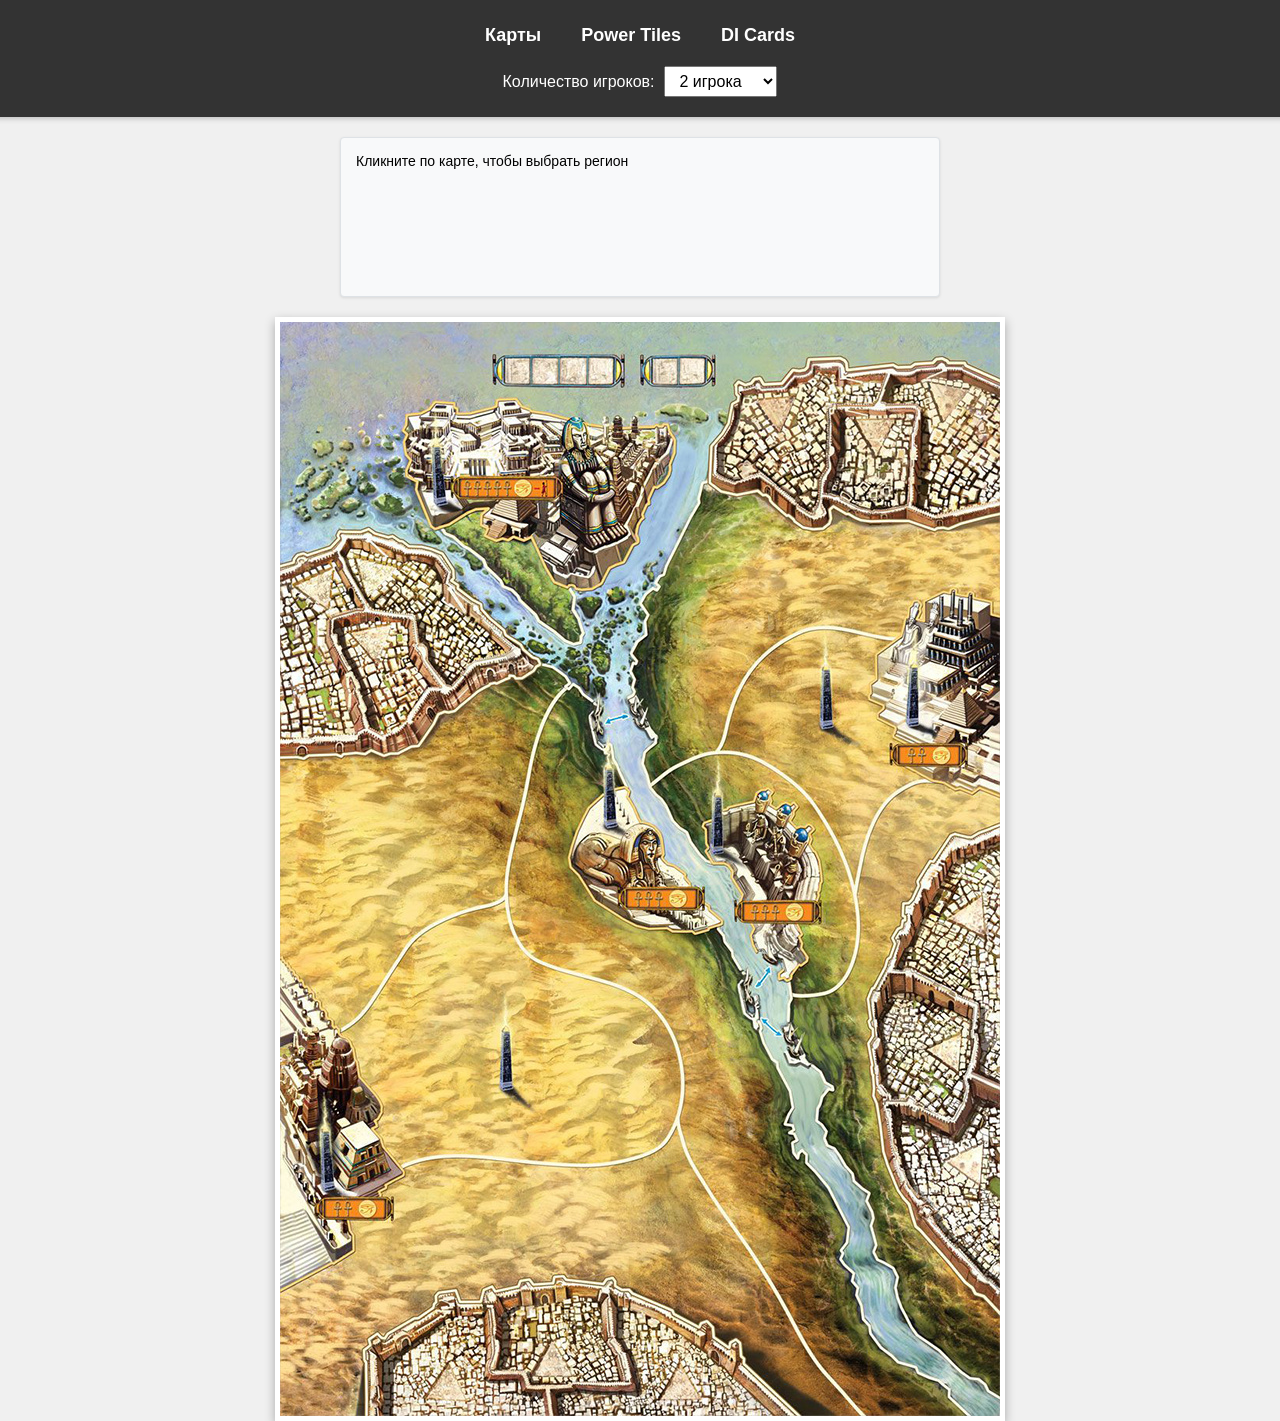
<file: index.html>
<!DOCTYPE html>
<html lang="ru">
<head>
    <meta charset="UTF-8">
    <meta name="viewport" content="width=device-width, initial-scale=1.0">
    <title>Kemet Map Selection</title>
    <link rel="stylesheet" href="style.css">
</head>
<body>
    <header>
        <nav>
            <a href="index.html">Карты</a>
            <a href="powerTiles.html">Power Tiles</a>
            <a href="diCards.html">DI Cards</a>
        </nav>
        <div class="controls">
            <label for="player-count">Количество игроков:</label>
            <select id="player-count">
                <option value="2">2 игрока</option>
                <option value="3">3 игрока</option>
                <option value="4">4 игрока</option>
                <option value="5">5 игроков</option>
            </select>
        </div>
    </header>

    <main>
        <div id="info-panel">
            Кликните по карте, чтобы выбрать регион
        </div>
        <div id="map-container">
            <div id="map-wrapper">
                <img id="map-image" src="./img/map/map2p4p.jpg" alt="Карта для 2 игроков">
                <div id="highlights-container"></div>
            </div>
        </div>
    </main>

    <script src="main.js"></script>
</body>
</html>
</file>
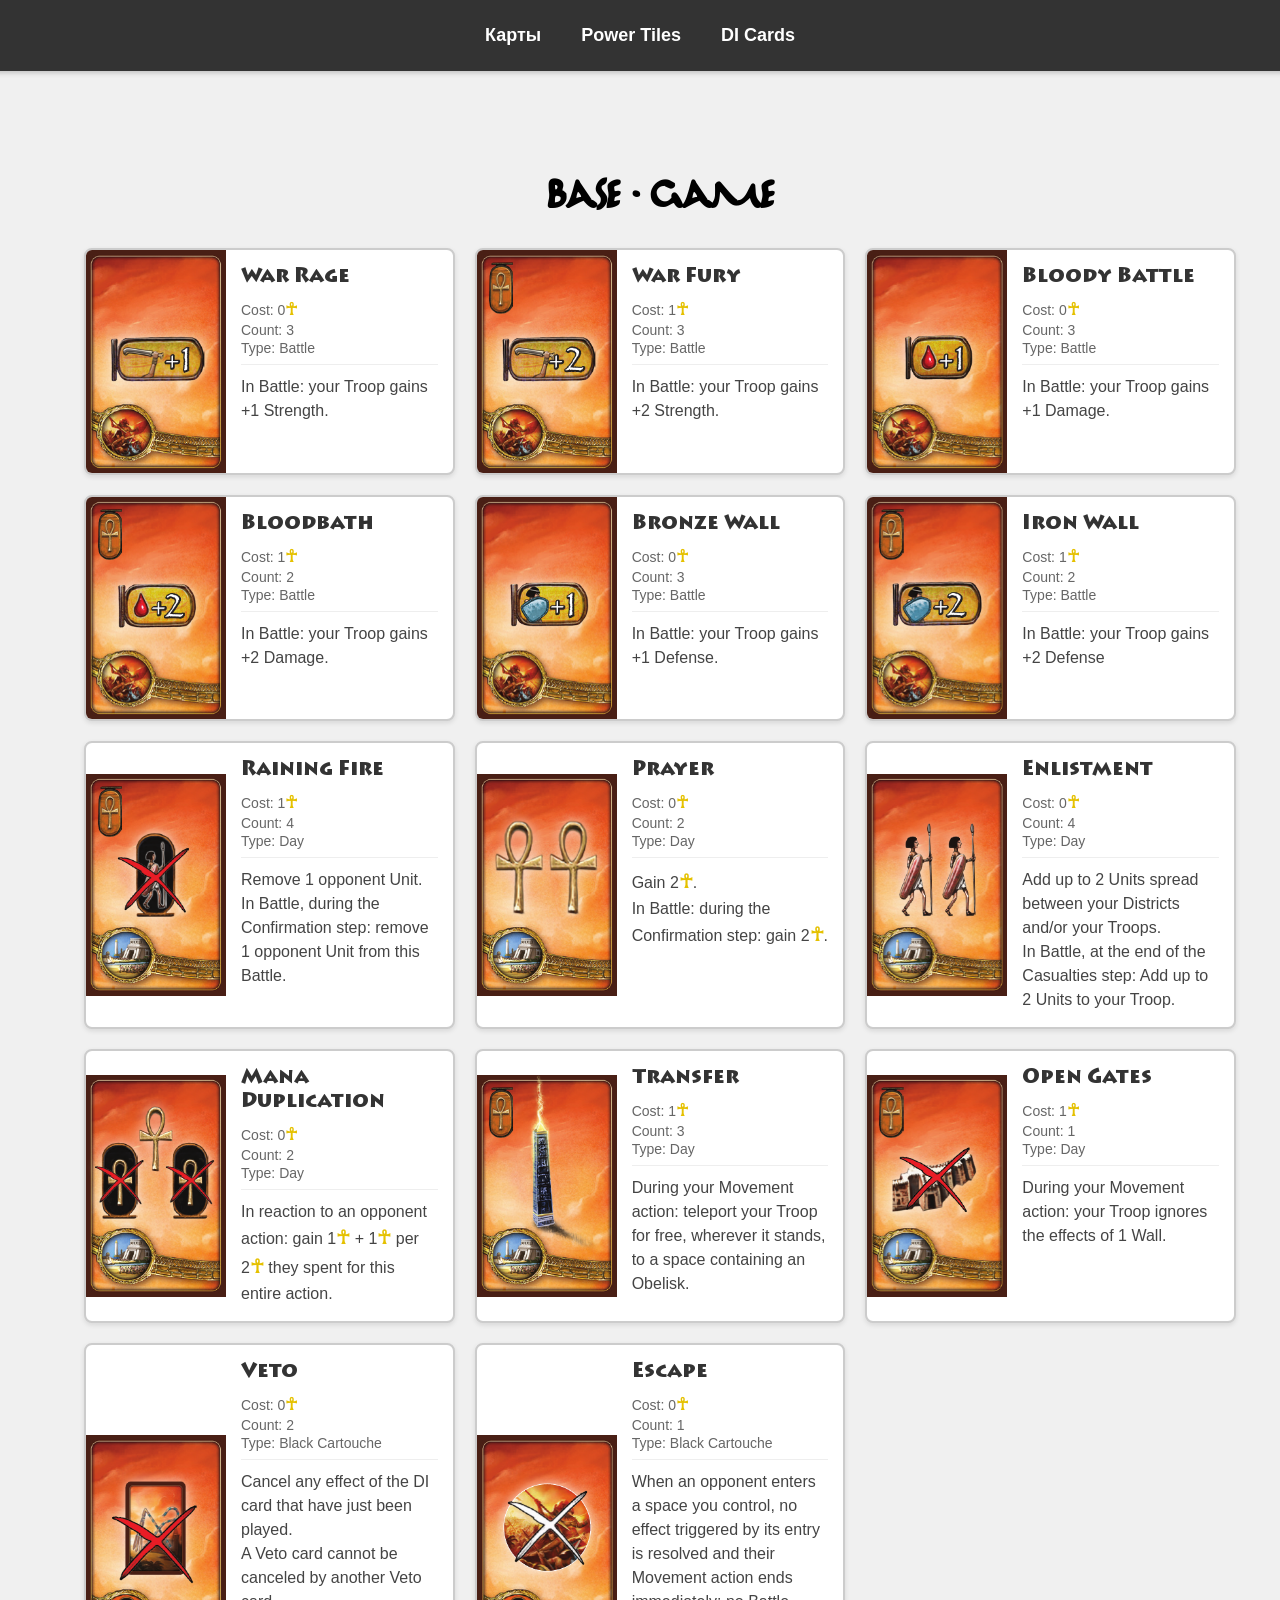
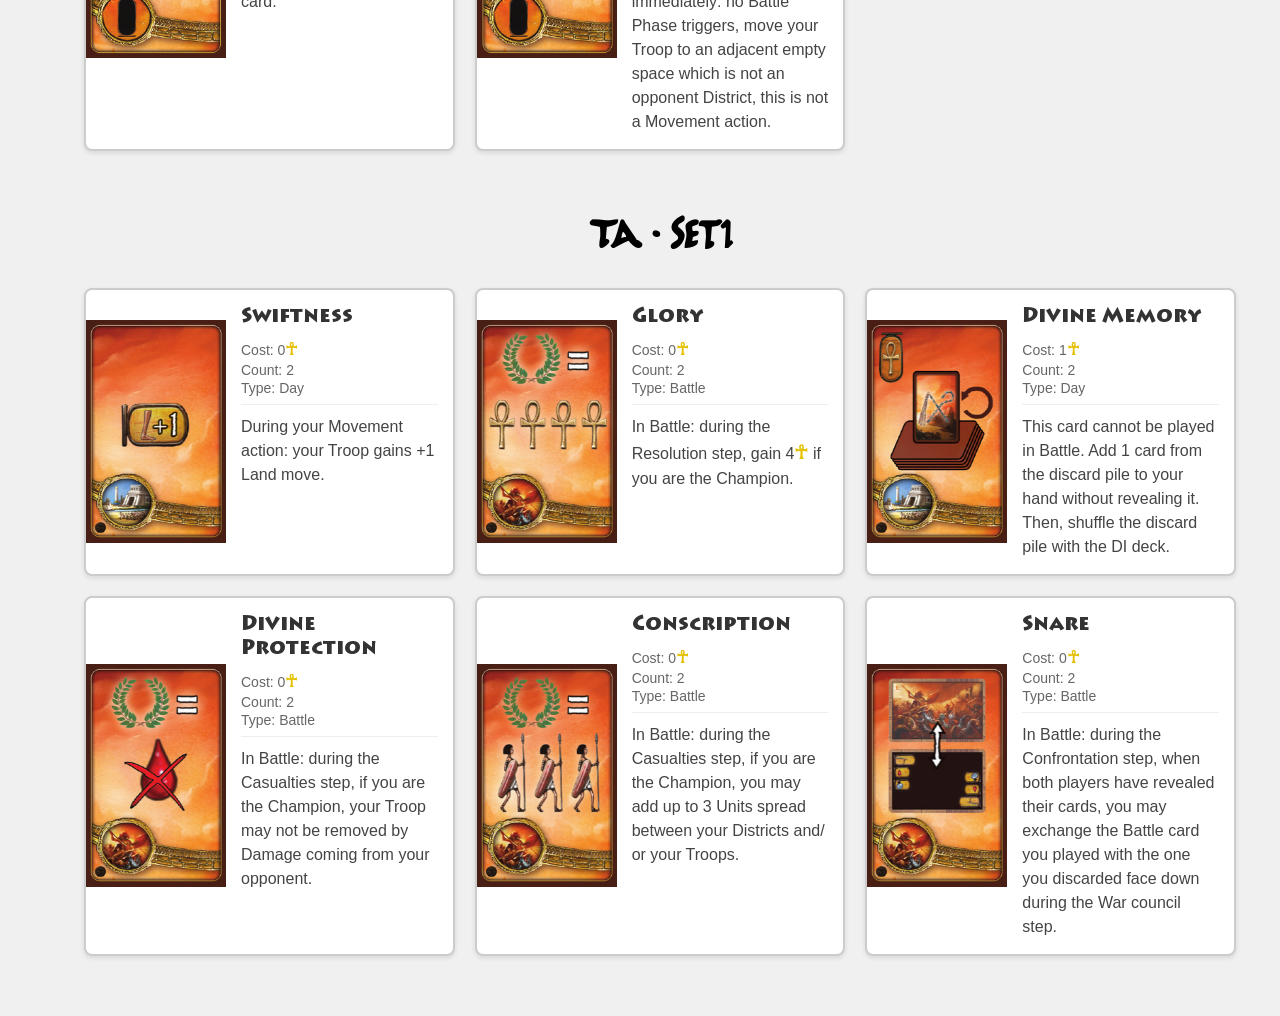
<file: diCards.html>
<!DOCTYPE html>
<html lang="ru">
<head>
    <meta charset="UTF-8">
    <meta name="viewport" content="width=device-width, initial-scale=1.0">
    <title>Divine Intervention Cards - Kemet</title>
    <link rel="stylesheet" href="style.css">
</head>
<body>
    <header>
        <nav>
            <a href="index.html">Карты</a>
            <a href="powerTiles.html">Power Tiles</a>
            <a href="diCards.html">DI Cards</a>
        </nav>
    </header>

    <main>
        <div id="di-cards-container"></div>
    </main>

    <script src="diCards.js"></script>
</body>
</html>
</file>
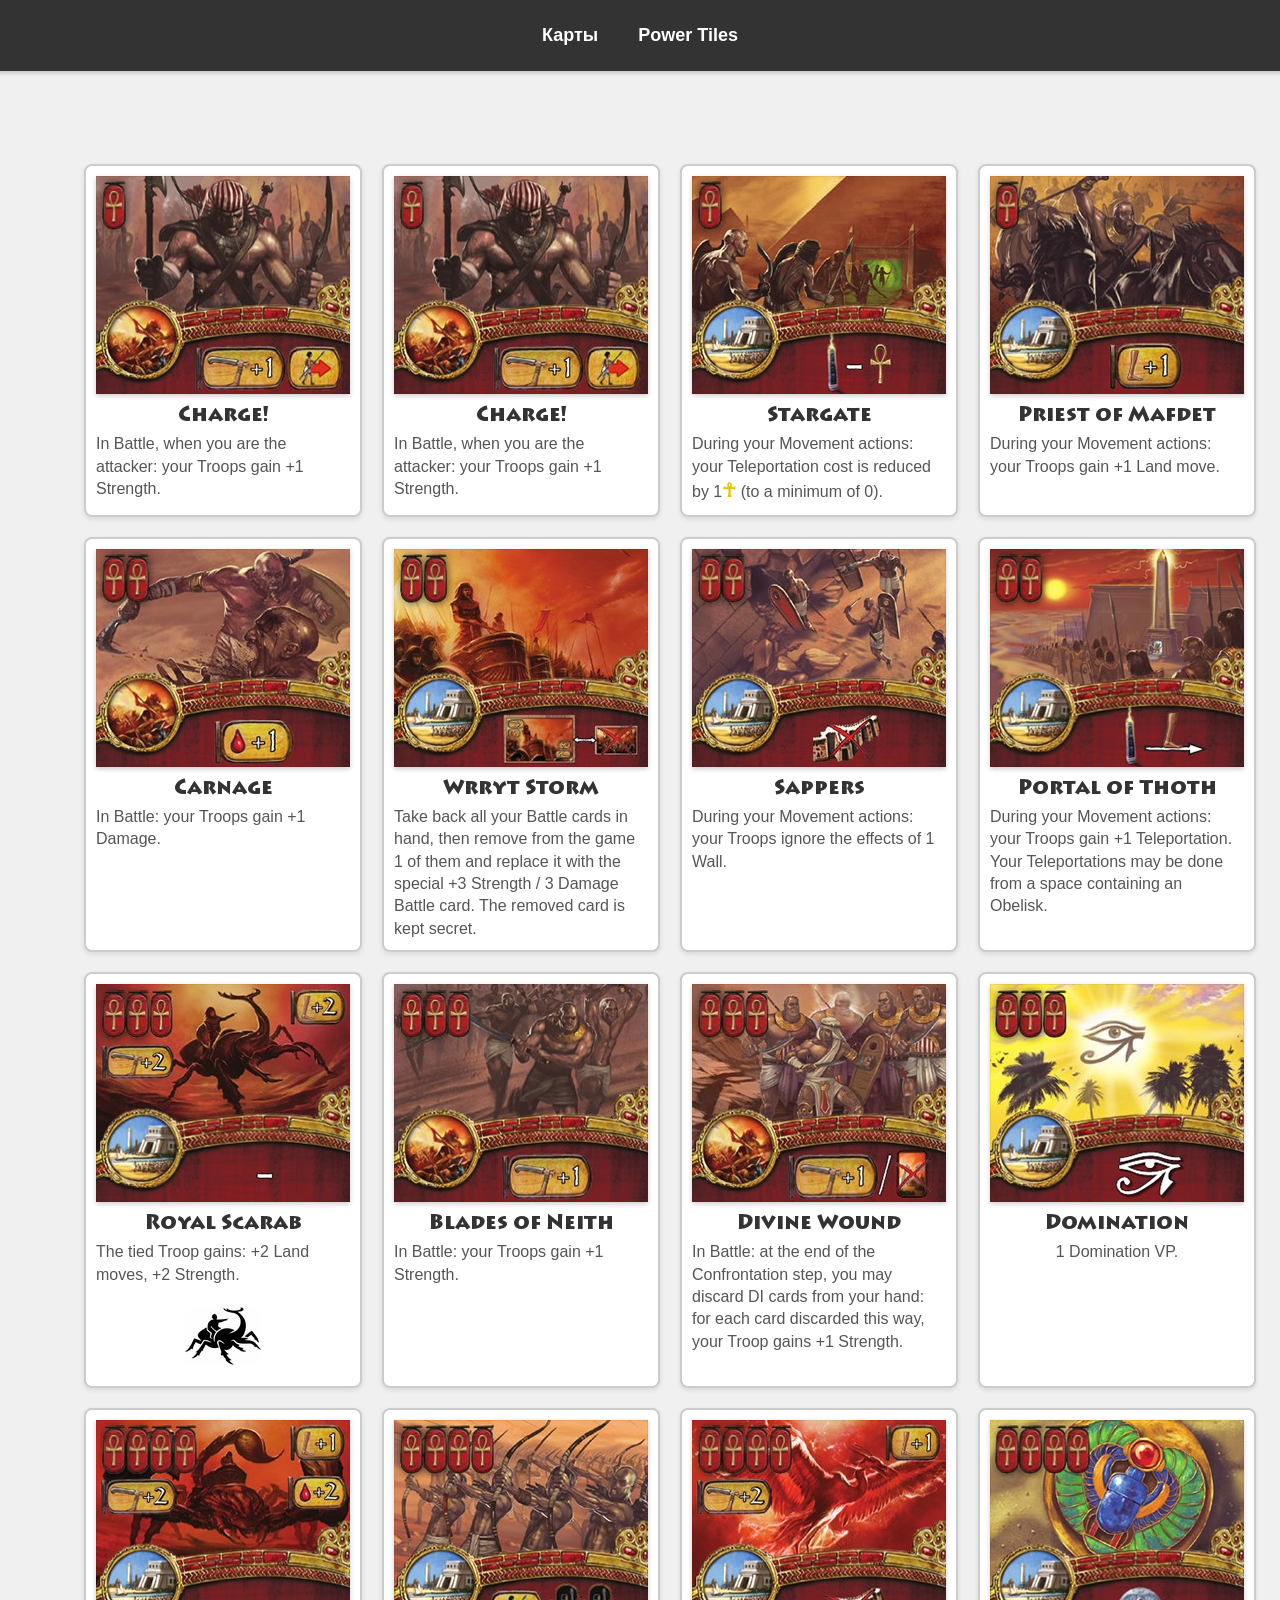
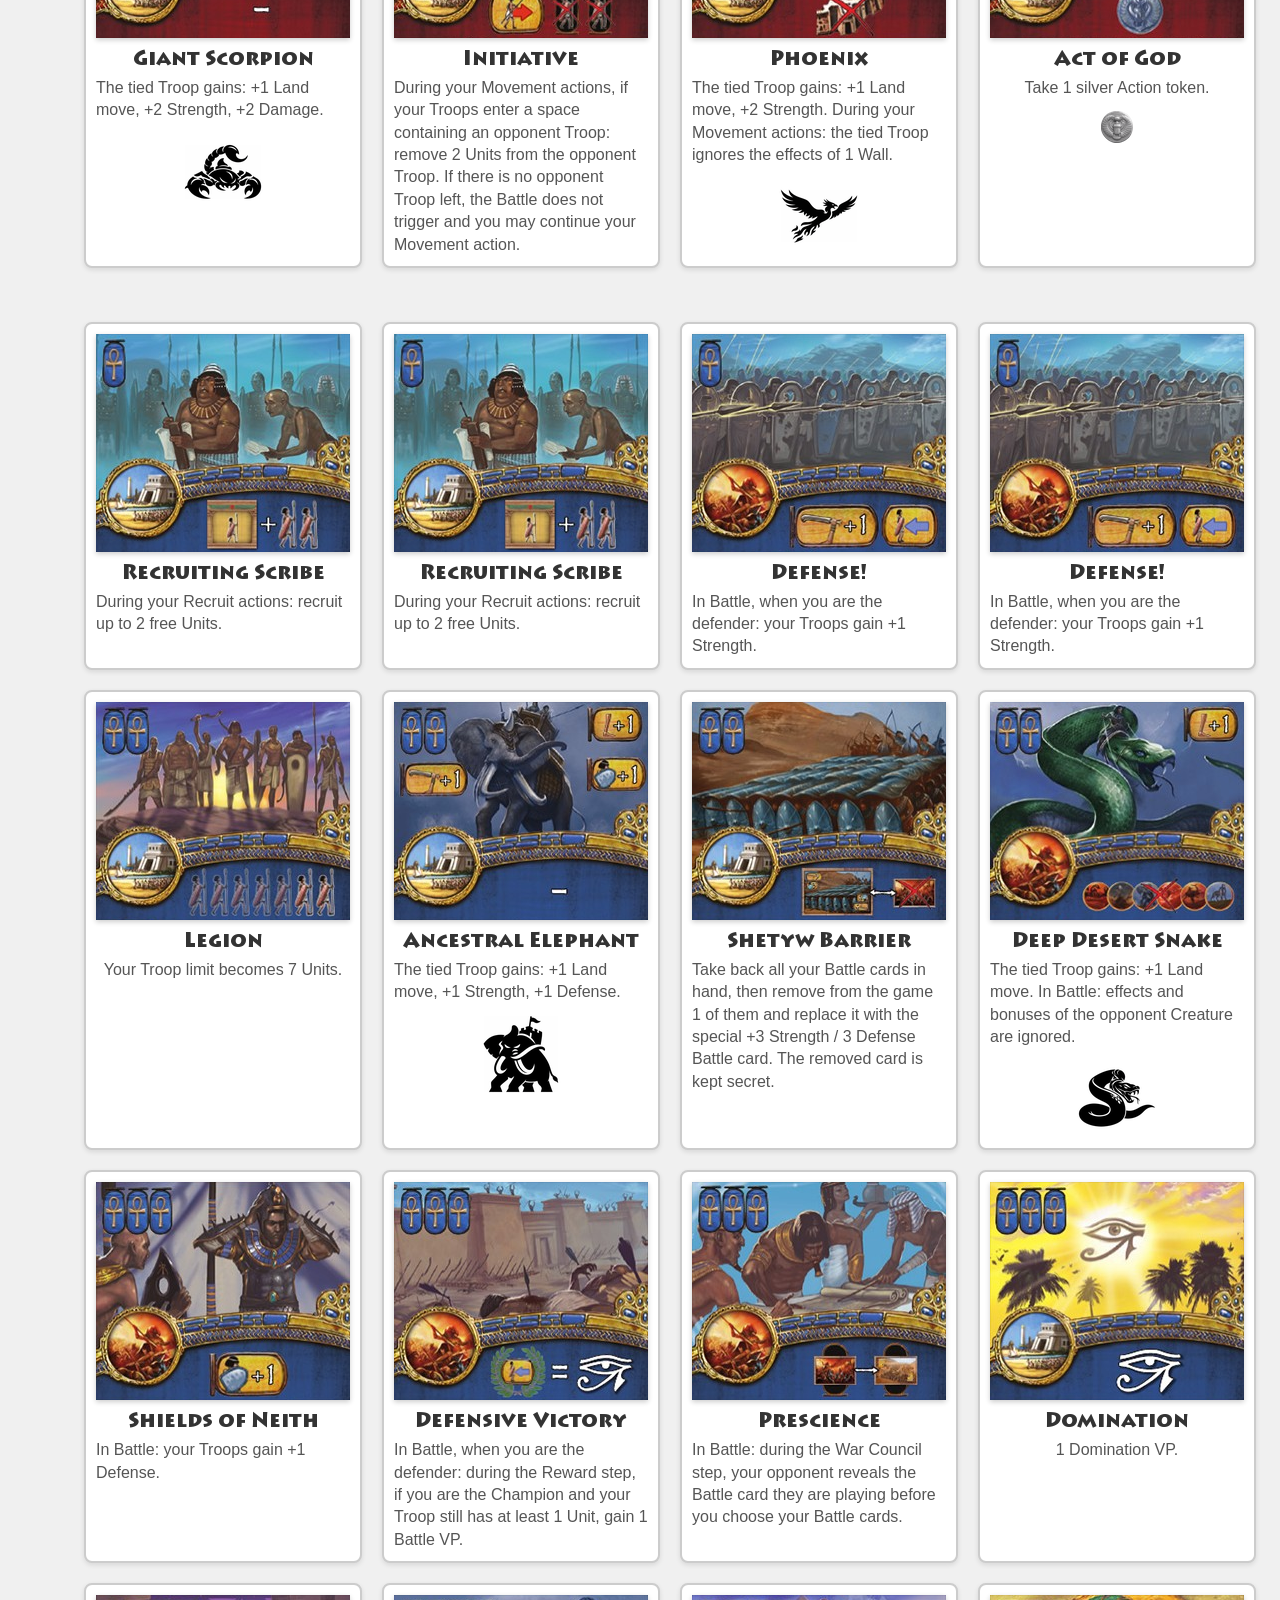
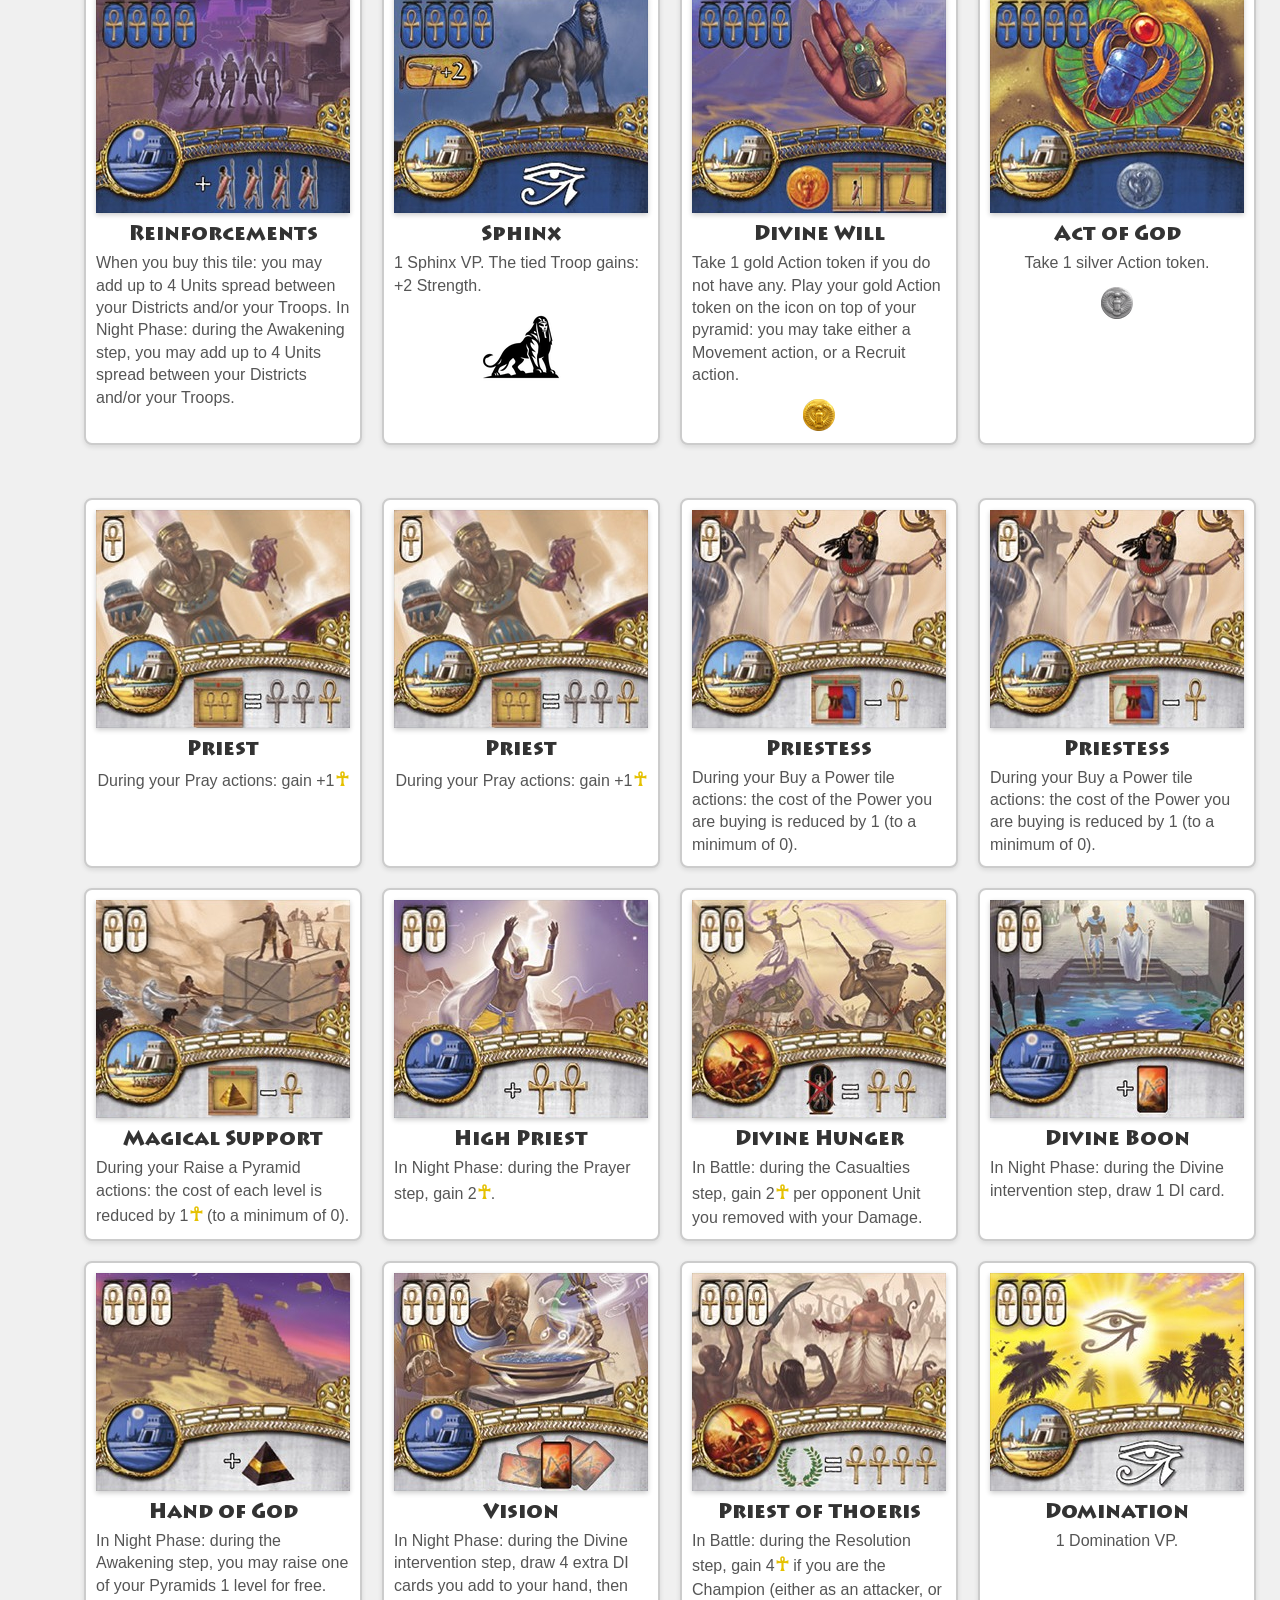
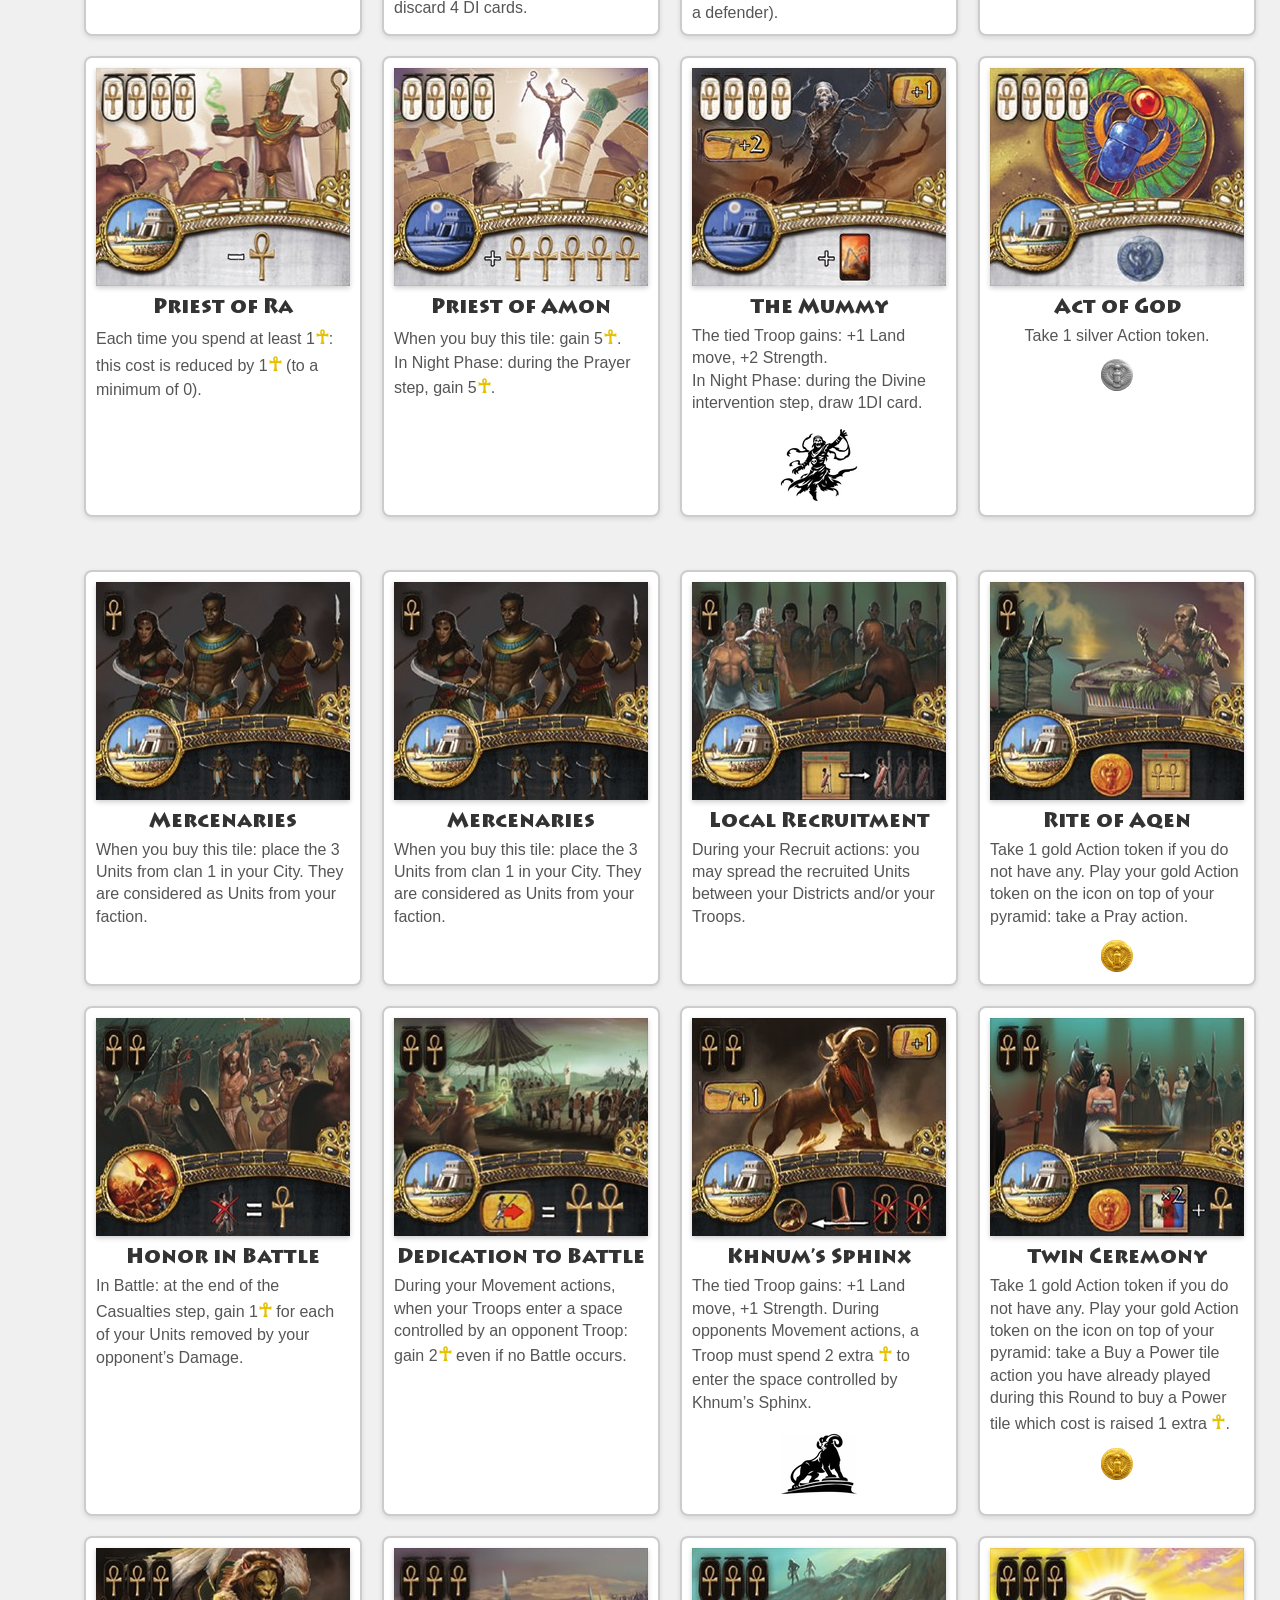
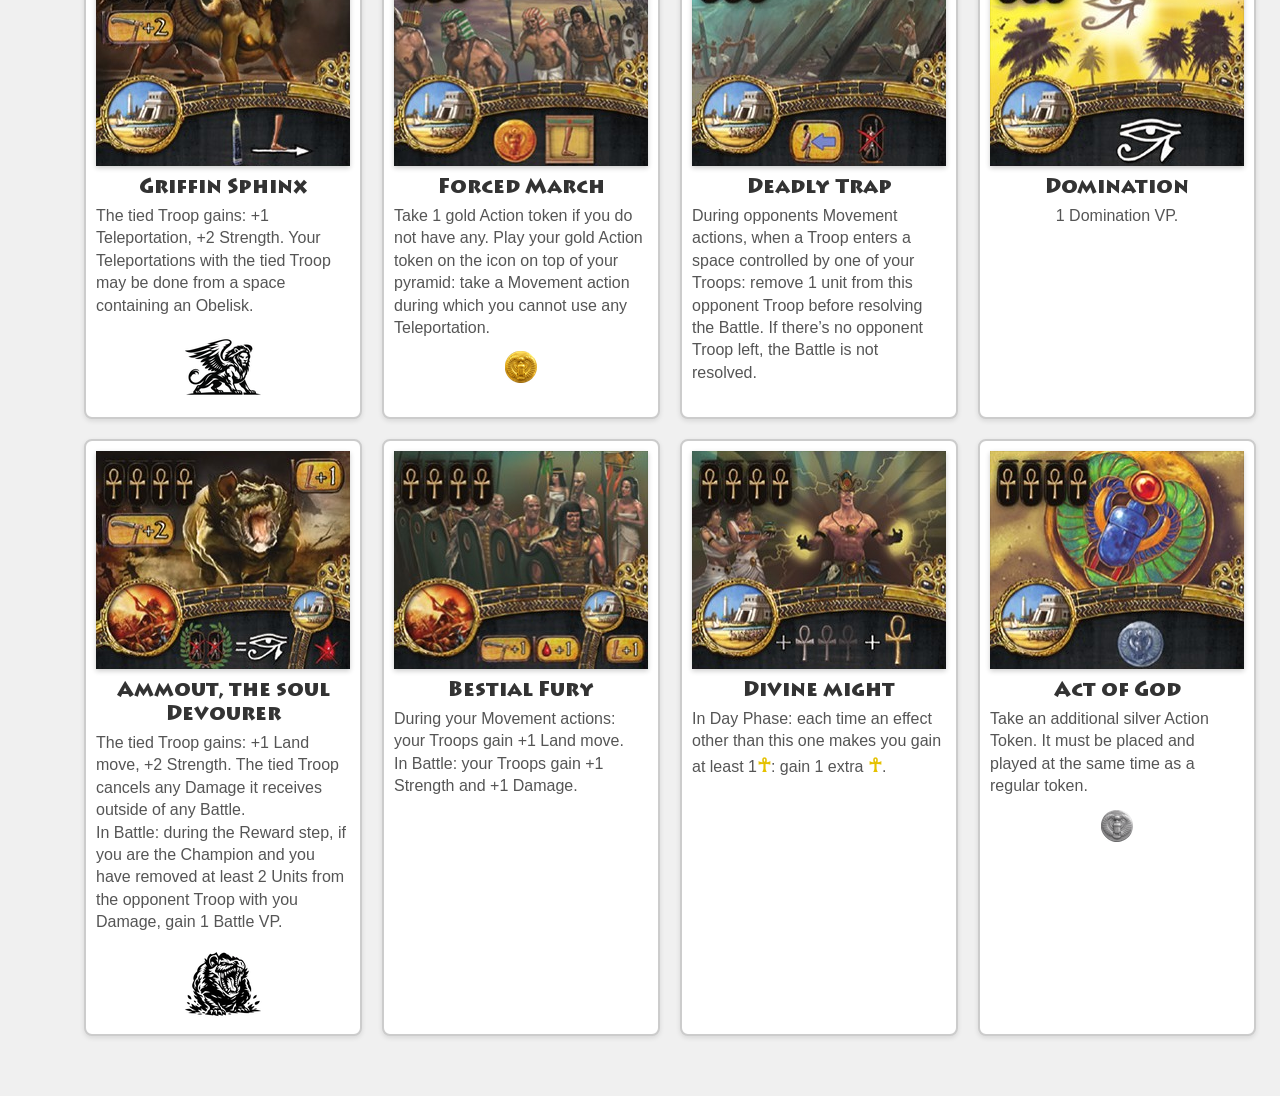
<file: powerTiles.html>
<!DOCTYPE html>
<html lang="ru">
<head>
    <meta charset="UTF-8">
    <meta name="viewport" content="width=device-width, initial-scale=1.0">
    <title>Power Tiles - Kemet</title>
    <link rel="stylesheet" href="style.css">
</head>
<body>
    <header>
        <nav>
            <a href="index.html">Карты</a>
            <a href="powerTiles.html">Power Tiles</a>
        </nav>
    </header>

    <main>
        <div id="power-tiles-container"></div>
    </main>

    <script src="powerTiles.js"></script>
</body>
</html>
</file>
<file: style.css>
@font-face {
    font-family: 'Mara';
    src: url('./fonts/mara2v2.ttf') format('truetype');
}

@font-face {
    font-family: 'Lithos Pro Black';
    src: url('./fonts/LithosPro-Black.ttf') format('truetype');
}

@font-face {
    font-family: 'Helvetica Neue Light';
    src: url('./fonts/HelveticaNeueLight.otf') format('opentype');
}

body {
    font-family: sans-serif;
    margin: 0;
    padding: 0;
    display: flex;
    flex-direction: column;
    align-items: center;
    background-color: #f0f0f0;
}

header {
    width: 100%;
    padding: 20px;
    background-color: #333;
    color: white;
    display: flex;
    flex-direction: column;
    align-items: center;
    gap: 15px;
    box-shadow: 0 2px 5px rgba(0,0,0,0.2);
}

nav {
    display: flex;
    gap: 20px;
}

nav a {
    color: #fff;
    text-decoration: none;
    font-size: 18px;
    font-weight: bold;
    padding: 5px 10px;
    border-radius: 4px;
    transition: background-color 0.3s;
}

nav a:hover {
    background-color: #555;
}

.controls {
    display: flex;
    align-items: center;
    gap: 10px;
}

select {
    padding: 5px 10px;
    font-size: 16px;
}

main {
    margin-top: 20px;
    width: 90%;
    max-width: 1200px; /* Увеличим немного, если карта большая */
    display: flex;
    flex-direction: column;
    align-items: center;
}

#info-panel {
    width: 100%;
    max-width: 600px;
    background-color: #f8f9fa;
    border: 1px solid #dee2e6;
    padding: 15px;
    margin-bottom: 20px;
    border-radius: 4px;
    font-size: 14px;
    height: 160px;
    overflow-y: auto;
    box-sizing: border-box;
    box-shadow: 0 1px 3px rgba(0,0,0,0.1);
}

.info-item {
    margin-bottom: 5px;
}

.info-item:last-child {
    margin-bottom: 0;
}

.info-item strong {
    color: #333;
    display: inline-block;
    width: 150px;
}

#map-container {
    max-width: 100%;
    overflow: auto;
    border: 5px solid #fff;
    box-shadow: 0 4px 10px rgba(0,0,0,0.3);
    background-color: #ddd;
    min-height: 400px;
    display: flex;
    justify-content: center;
    align-items: flex-start; /* Изменим, чтобы скролл работал корректно сверху */
}

#map-image {
    display: block;
}

#map-wrapper {
    position: relative;
    display: inline-block;
}

#highlights-container {
    position: absolute;
    top: 0;
    left: 0;
    width: 100%;
    height: 100%;
    pointer-events: none;
}

.highlight-img {
    position: absolute;
    top: 0;
    left: 0;
    pointer-events: none;
}

.highlight-selected {
    filter: invert(72%) sepia(81%) saturate(2480%) hue-rotate(87deg) brightness(118%) contrast(119%);
}

.highlight-adjacent {
    filter: invert(12%) sepia(100%) saturate(6482%) hue-rotate(350deg) brightness(102%) contrast(118%);
}

/* Power Tiles стили */
#power-tiles-container {
    width: 100%;
    max-width: 1200px;
    margin: 0 auto;
    padding: 20px;
}

.power-tiles-section {
    margin-bottom: 40px;
}

.power-tiles-section h2 {
    text-align: center;
    font-size: 64px;
    margin-bottom: 20px;
    font-weight: bold;
    font-family: 'Mara', sans-serif;
}

.power-tiles-grid {
    display: grid;
    grid-template-columns: repeat(4, 1fr);
    gap: 20px;
    justify-items: center;
}

.power-tile-wrapper {
    display: flex;
    flex-direction: column;
    align-items: center;
    max-width: 254px;
    border: 2px solid #ccc;
    padding: 10px;
    border-radius: 8px;
    background-color: #fff;
    box-shadow: 0 2px 5px rgba(0,0,0,0.1);
}

.power-tile {
    background-repeat: no-repeat;
    /* cursor: pointer; */
    transition: transform 0.2s;
    box-shadow: 0 2px 5px rgba(0,0,0,0.2);
    margin-bottom: 10px;
}

/*
.power-tile:hover {
    transform: scale(1.05);
    box-shadow: 0 4px 10px rgba(0,0,0,0.3);
}
*/

.power-tile-title {
    font-weight: bold;
    font-size: 20px;
    text-align: center;
    margin-bottom: 5px;
    color: #333;
    font-family: 'Lithos Pro Black', sans-serif;
}

.power-tile-text {
    font-size: 16px;
    text-align: left;
    color: #555;
    white-space: pre-line;
    line-height: 1.4;
    /* font-family: 'Helvetica Neue Light', sans-serif; */
}

.kemet-symbol-ankh {
    color: #e5c100;
    font-size: 1.2em;
    font-weight: bold;
}

.action-token-img {
    margin-top: 10px;
    max-width: 80px;
    height: auto;
}

/* DI Cards стили */
#di-cards-container {
    width: 100%;
    max-width: 1200px;
    margin: 0 auto;
    padding: 20px;
}

.di-cards-grid {
    display: grid;
    grid-template-columns: repeat(3, 1fr);
    gap: 20px;
}

.di-card-wrapper {
    display: flex;
    flex-direction: row;
    background-color: #fff;
    border: 2px solid #ccc;
    border-radius: 8px;
    overflow: hidden;
    box-shadow: 0 2px 5px rgba(0,0,0,0.1);
}

.di-card-img-container {
    width: 140px;
    flex-shrink: 0;
    display: flex;
    justify-content: center;
    align-items: center;
}

.di-card-img {
    width: 100%;
    height: auto;
    display: block;
}

.di-card-info {
    flex: 1;
    padding: 15px;
    display: flex;
    flex-direction: column;
    gap: 10px;
}

.di-card-title {
    font-size: 20px;
    font-weight: bold;
    font-family: 'Lithos Pro Black', sans-serif;
    color: #333;
}

.di-card-meta {
    display: flex;
    flex-direction: column;
    gap: 2px;
    font-size: 14px;
    color: #666;
    border-bottom: 1px solid #eee;
    padding-bottom: 8px;
}

.di-card-meta div {
    white-space: nowrap;
}

.di-card-text {
    font-size: 16px;
    line-height: 1.5;
    color: #444;
    white-space: pre-line;
}
</file>
